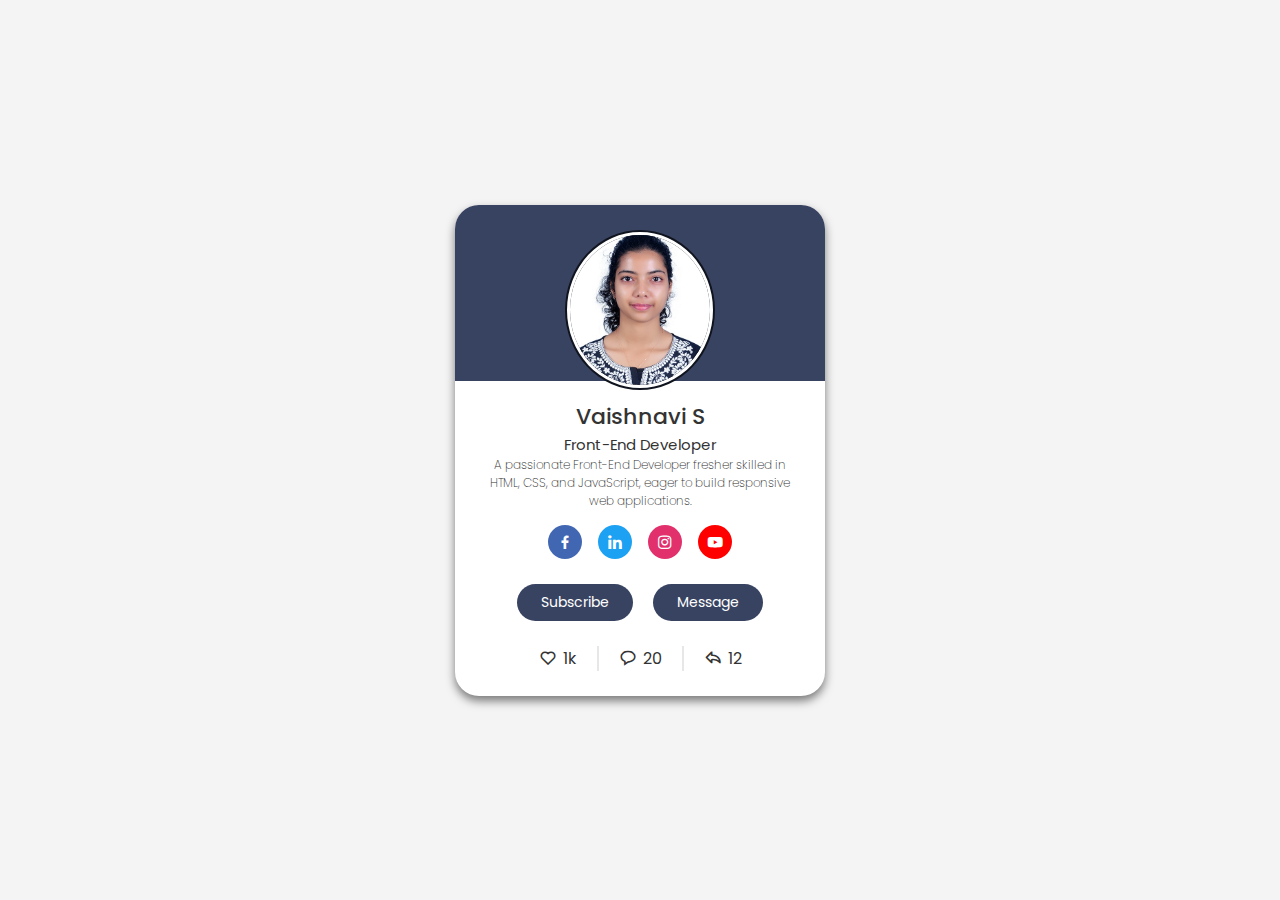
<file: Profilecard/index.html>
<!DOCTYPE html>
<html lang="en">
  <head>
    <meta charset="UTF-8" />
    <meta name="viewport" content="width=device-width, initial-scale=1.0" />
    <title>ProfileCard</title>
    <link rel="stylesheet" href="style.css" />
     <link href="https://unpkg.com/boxicons@2.1.2/css/boxicons.min.css" rel="stylesheet" />
  </head>
  <body>
    <div class="profile-card">
      <div class="image">
        <img src="Vaish_img.jpg" alt="" class="profile-img" />
      </div>
      <div class="text-data">
        <span class="name">Vaishnavi S</span>
        <span class="job">Front-End Developer</span>
        <span class="bio">A passionate Front-End Developer fresher skilled in HTML, CSS, and JavaScript, eager to build responsive web applications.</span>
      </div>
      <div class="media-buttons">
        <a href="" style="background: #4267b2" class="link">
          <i class="bx bxl-facebook"></i>
        </a>
        <a href="https://www.linkedin.com/in/vaishnavi-s-6840241bb" style="background: #1da1f2" class="link">
          <i class="bx bxl-linkedin"></i>
        </a>
        <a href="https://www.instagram.com/vaishnavi_s_shetty_?igsh=MTVIdXpldnZjc2llcg==" style="background: #e1306c" class="link">
          <i class="bx bxl-instagram"></i>
        </a>
        <a href="#" style="background: #ff0000" class="link">
          <i class="bx bxl-youtube"></i>
        </a>
      </div>
      <div class="buttons">
        <button class="button">Subscribe</button>
        <button class="button">Message</button>
      </div>
      <div class="likes">
        <div class="data">
          <i class="bx bx-heart"></i>
          <span class="number">1k</span>
        </div>
        <div class="data">
          <i class="bx bx-message-rounded"></i>
          <span class="number">20</span>
        </div>
        <div class="data">
          <i class="bx bx-share"></i>
          <span class="number">12</span>
        </div>
      </div>
    </div>
  </body>
</html>
</file>
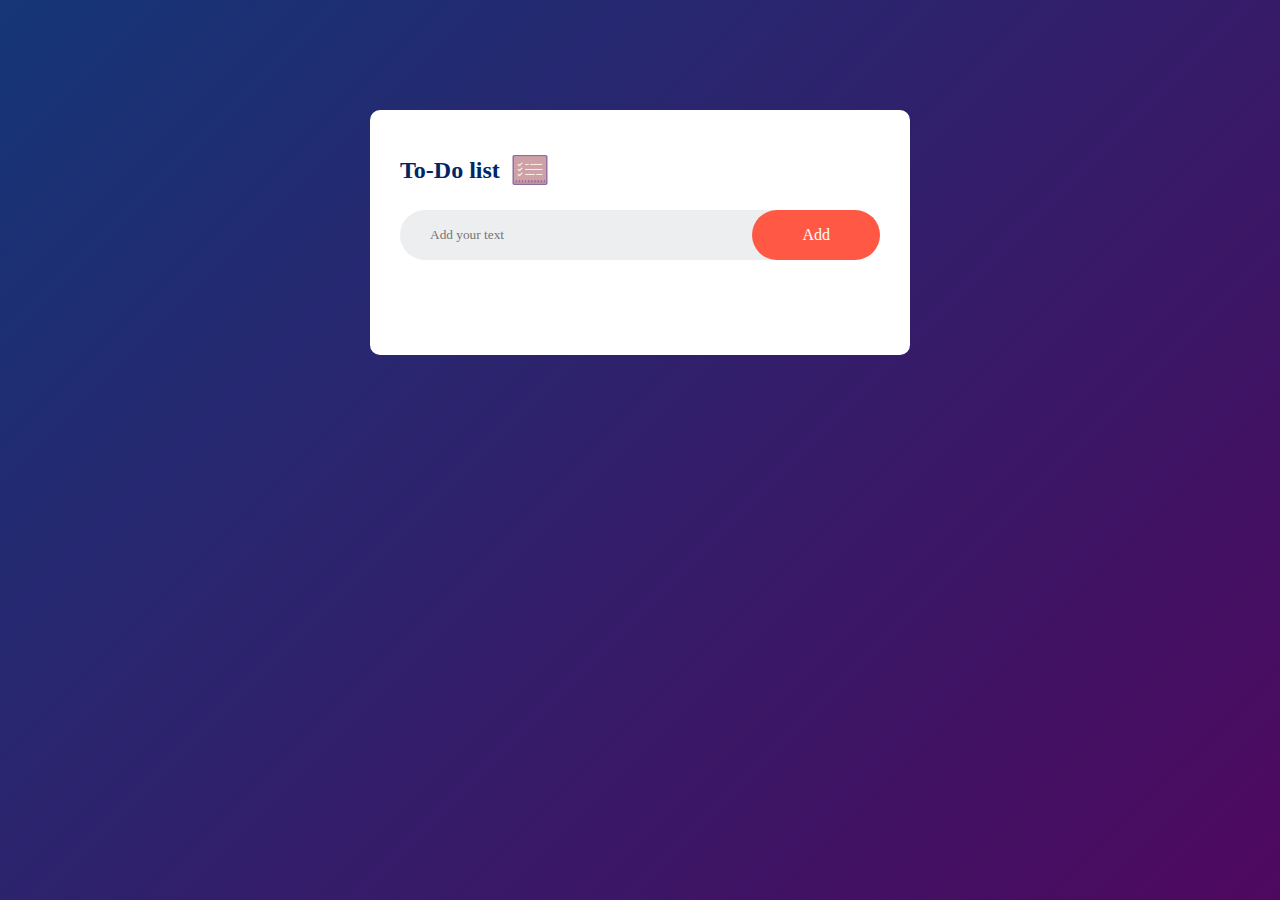
<file: ToDo-list/index.html>
<!DOCTYPE html>
<html lang="en">
<head>
    <meta charset="UTF-8">
    <meta name="viewport" content="width=device-width, initial-scale=1.0">
    <title>Todo list</title>
    <link rel="stylesheet" href="style.css">
</head>
<body>
    <div class="container">
        <div class="todo">
            <h2>To-Do list
                <img src="./images/todo.png" alt="">
            </h2>
            <div class="row">
                <input type="text" id="input-box" placeholder="Add your text">
                <button onclick="addtask()">Add</button>
            </div>
            <ul id="list-cont">
                <!-- <li class="checked">Task 1</li>
                <li>Task 2</li>
                <li>Task 3</li> -->
            </ul>
        </div>
    </div>
    <script src="script.js"></script>
</body>
</html>
</file>
<file: Profilecard/style.css>
@import url("https://fonts.googleapis.com/css2?family=Poppins:wght@300;400;500;600&display=swap");
* {
  margin: 0;
  padding: 0;
  box-sizing: border-box;
  font-family: "Poppins", sans-serif;
}
body {
  height: 100vh;
  display: flex;
  align-items: center;
  justify-content: center;
  background-color: #f4f4f4;
}
.profile-card {
  display: flex;
  flex-direction: column;
  align-items: center;
  max-width: 370px;
  width: 100%;
  background: #fff;
  border-radius: 24px;
  padding: 25px;
  box-shadow: 0 5px 10px rgba(0, 0, 0, 0.5);
  position: relative;
}
.profile-card::before {
  content: "";
  position: absolute;
  top: 0;
  left: 0;
  height: 36%;
  width: 100%;
  border-radius: 24px 24px 0 0;
  background-color: #384361;
}
.image {
  position: relative;
  height: 160px;
  width: 150px;
  border-radius: 50%;
  background-color: #10141e;
  padding: 2px;
  margin-bottom: 10px;
}
.image .profile-img {
  height: 100%;
  width: 100%;
  object-fit: cover;
  border-radius: 50%;
  border: 3px solid #fff;
}
.profile-card .text-data {
  display: flex;
  flex-direction: column;
  align-items: center;
  color: #333;
}
.text-data .name {
  font-size: 22px;
  font-weight: 500;
}
.text-data .job {
  font-size: 15px;
  font-weight: 400;
}
.text-data .bio{
    text-align: center;
    font-weight: 200;
    font-size: 12px;
}
.profile-card .media-buttons {
  display: flex;
  align-items: center;
  margin-top: 15px;
}
.media-buttons .link {
  display: flex;
  align-items: center;
  justify-content: center;
  color: #fff;
  font-size: 18px;
  height: 34px;
  width: 34px;
  border-radius: 50%;
  margin: 0 8px;
  background-color: #384361;
  text-decoration: none;
}
.profile-card .buttons {
  display: flex;
  align-items: center;
  margin-top: 25px;
}
.buttons .button {
  color: #fff;
  font-size: 14px;
  font-weight: 400;
  border: none;
  border-radius: 24px;
  margin: 0 10px;
  padding: 8px 24px;
  background-color: #384361;
  cursor: pointer;
  transition: all 0.3s ease;
}
.buttons .button:hover {
  background-color: #232732;
}
.profile-card .likes {
  display: flex;
  align-items: center;
  margin-top: 25px;
}
.likes .data {
  display: flex;
  align-items: center;
  color: #333;
  padding: 0 20px;
  border-right: 2px solid #e7e7e7;
}
.data i {
  font-size: 18px;
  margin-right: 6px;
}
.data:last-child {
  border-right: none;
}
</file>
<file: ToDo-list/style.css>
*{
    margin: 0;
    padding: 0;
    font-family: 'Poppins','sans-serif';
    box-sizing: border-box;
}

.container{
    width: 100%;
    min-height: 100vh;
    background: linear-gradient(135deg,#153677,#4e085f);
    padding: 10px;
}
.todo{
    width: 100%;
    max-width: 540px;
    background: #fff;
    margin: 100px auto 20px;
    padding: 40px 30px 70px;
    border-radius: 10px;
}
.todo h2{
    color:#002765;
    display: flex;
    align-items: center;
    margin-bottom: 20px;
}
.todo h2 img{
     width: 40px;
     margin-left: 10px;
}
.row{
    display: flex;
    align-items: center;
    justify-content: space-between;
    background-color: #edeef0;
    border-radius: 30px;
    padding-left: 20px;
    margin-bottom: 25px;
}
input{
    flex: 1;
    border: none;
    outline: none;
    background: transparent;
    padding: 10px;
    font-weight: 14px;
}

button{
 border: none;
 outline: none;
 padding: 16px 50px;
 background: #ff5945;
 color: #fff;
 border-radius:40px ;
 font-size: 16px;
 cursor: pointer;
}


ul li{
    list-style: none;
    font-size: 17px;
    padding: 12px 8px 12px 50px;
    user-select: none;
    cursor: pointer;
    position: relative;
}

ul li::before{
    content: '';
    position: absolute;
    height: 28px;
    width: 28px;
    border-radius: 50%;
    background-image:url("./images/unchecked.png") ;
    background-size: cover;
    background-position: center;
    top: 12px;
    left: 8px;
}

ul li.checked{
   color: #555;
   text-decoration: line-through;
}
ul li.checked::before{
    background-image: url(images/checked.png);

}

ul li span{
    position: absolute;
    right: 0;
    top: 5px;
    width: 40px;
    font-size: 22px;
    color: #555;
    line-height: 40px;
    text-align: center;
    border-radius: 50%;
}

ul li span:hover{
    background: #edeef0;
}
</file>
